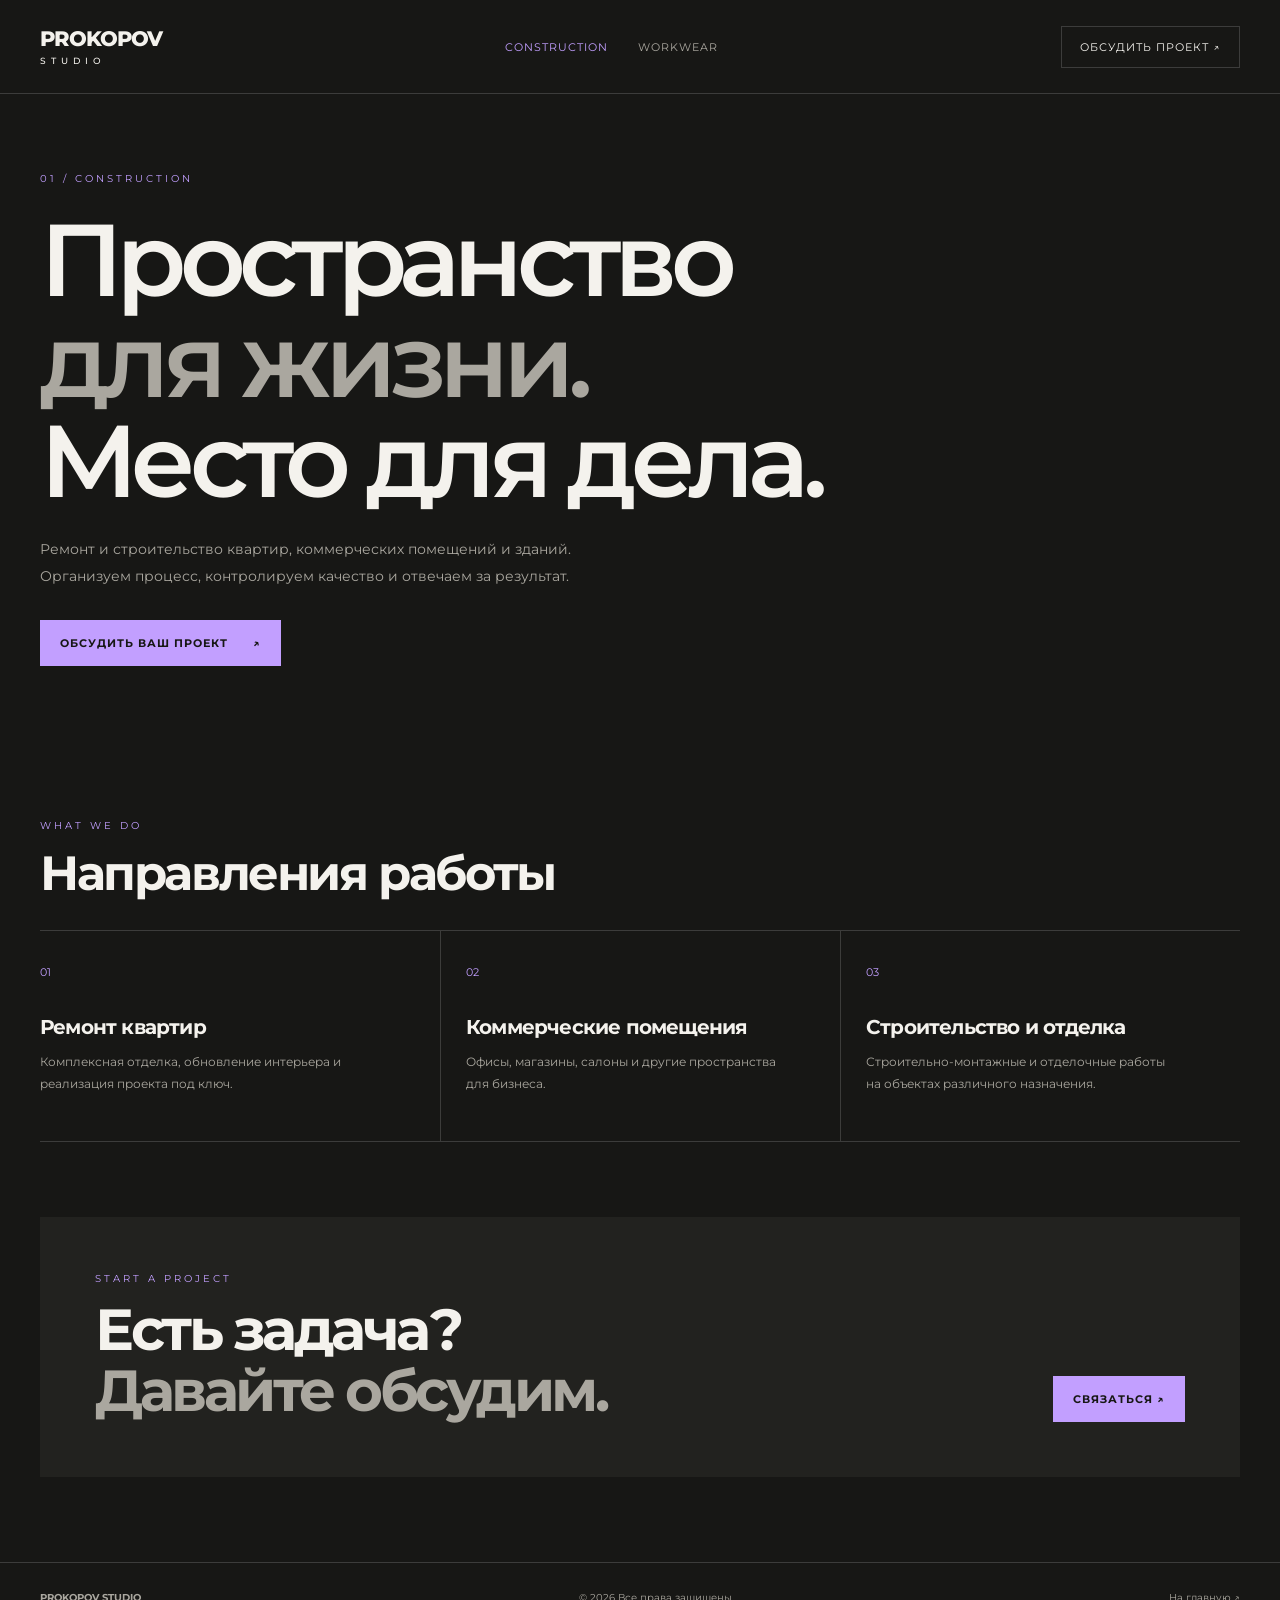
<file: static/2-construction/index.html>
<!DOCTYPE html>
<html lang="ru">
<head>
  <meta charset="UTF-8">
  <meta name="viewport" content="width=device-width, initial-scale=1.0">
  <meta name="description" content="Ремонт квартир, коммерческих помещений и зданий от PROKOPOV STUDIO.">
  <title>Строительство и ремонт — PROKOPOV STUDIO</title>
  <link rel="stylesheet" href="../css/fonts.css">
  <link rel="stylesheet" href="style.css">
</head>
<body>
  <header class="site-header"><div class="container header-inner">
    <a class="logo" href="../1-page/index.html">PROKOPOV<span>STUDIO</span></a>
    <nav class="nav"><a class="active" href="index.html">Construction</a><a href="../3-workwear/index.html">Workwear</a></nav>
    <a class="contact-link" href="mailto:@prokopovwork@mail.ru">Обсудить проект ↗</a>
  </div></header>

  <main>
    <section class="construction-hero">
      <div class="container hero-content">
        <div class="eyebrow">01 / Construction</div>
        <h1>Пространство<br><span>для жизни.</span><br>Место для дела.</h1>
        <p class="lead">Ремонт и строительство квартир, коммерческих помещений и зданий. Организуем процесс, контролируем качество и отвечаем за результат.</p>
        <a class="btn" href="mailto:info@prokopovstudio.ru">Обсудить ваш проект <span>↗</span></a>
      </div>
    </section>

    <section class="container section">
      <div class="section-heading"><div><div class="eyebrow">What we do</div><h2>Направления работы</h2></div></div>
      <div class="services">
        <article><span>01</span><h3>Ремонт квартир</h3><p>Комплексная отделка, обновление интерьера и реализация проекта под ключ.</p></article>
        <article><span>02</span><h3>Коммерческие помещения</h3><p>Офисы, магазины, салоны и другие пространства для бизнеса.</p></article>
        <article><span>03</span><h3>Строительство и отделка</h3><p>Строительно-монтажные и отделочные работы на объектах различного назначения.</p></article>
      </div>
    </section>

    <section class="container project-band">
      <div><div class="eyebrow">Start a project</div><h2>Есть задача?<br><span>Давайте обсудим.</span></h2></div>
      <a class="btn" href="mailto:info@prokopovstudio.ru">Связаться ↗</a>
    </section>
  </main>

  <footer class="site-footer"><div class="container footer-inner"><strong>PROKOPOV STUDIO</strong><span>© 2026 Все права защищены</span><a href="../1-page/index.html">На главную ↗</a></div></footer>
  <script src="script.js"></script>
</body>
</html>
</file>
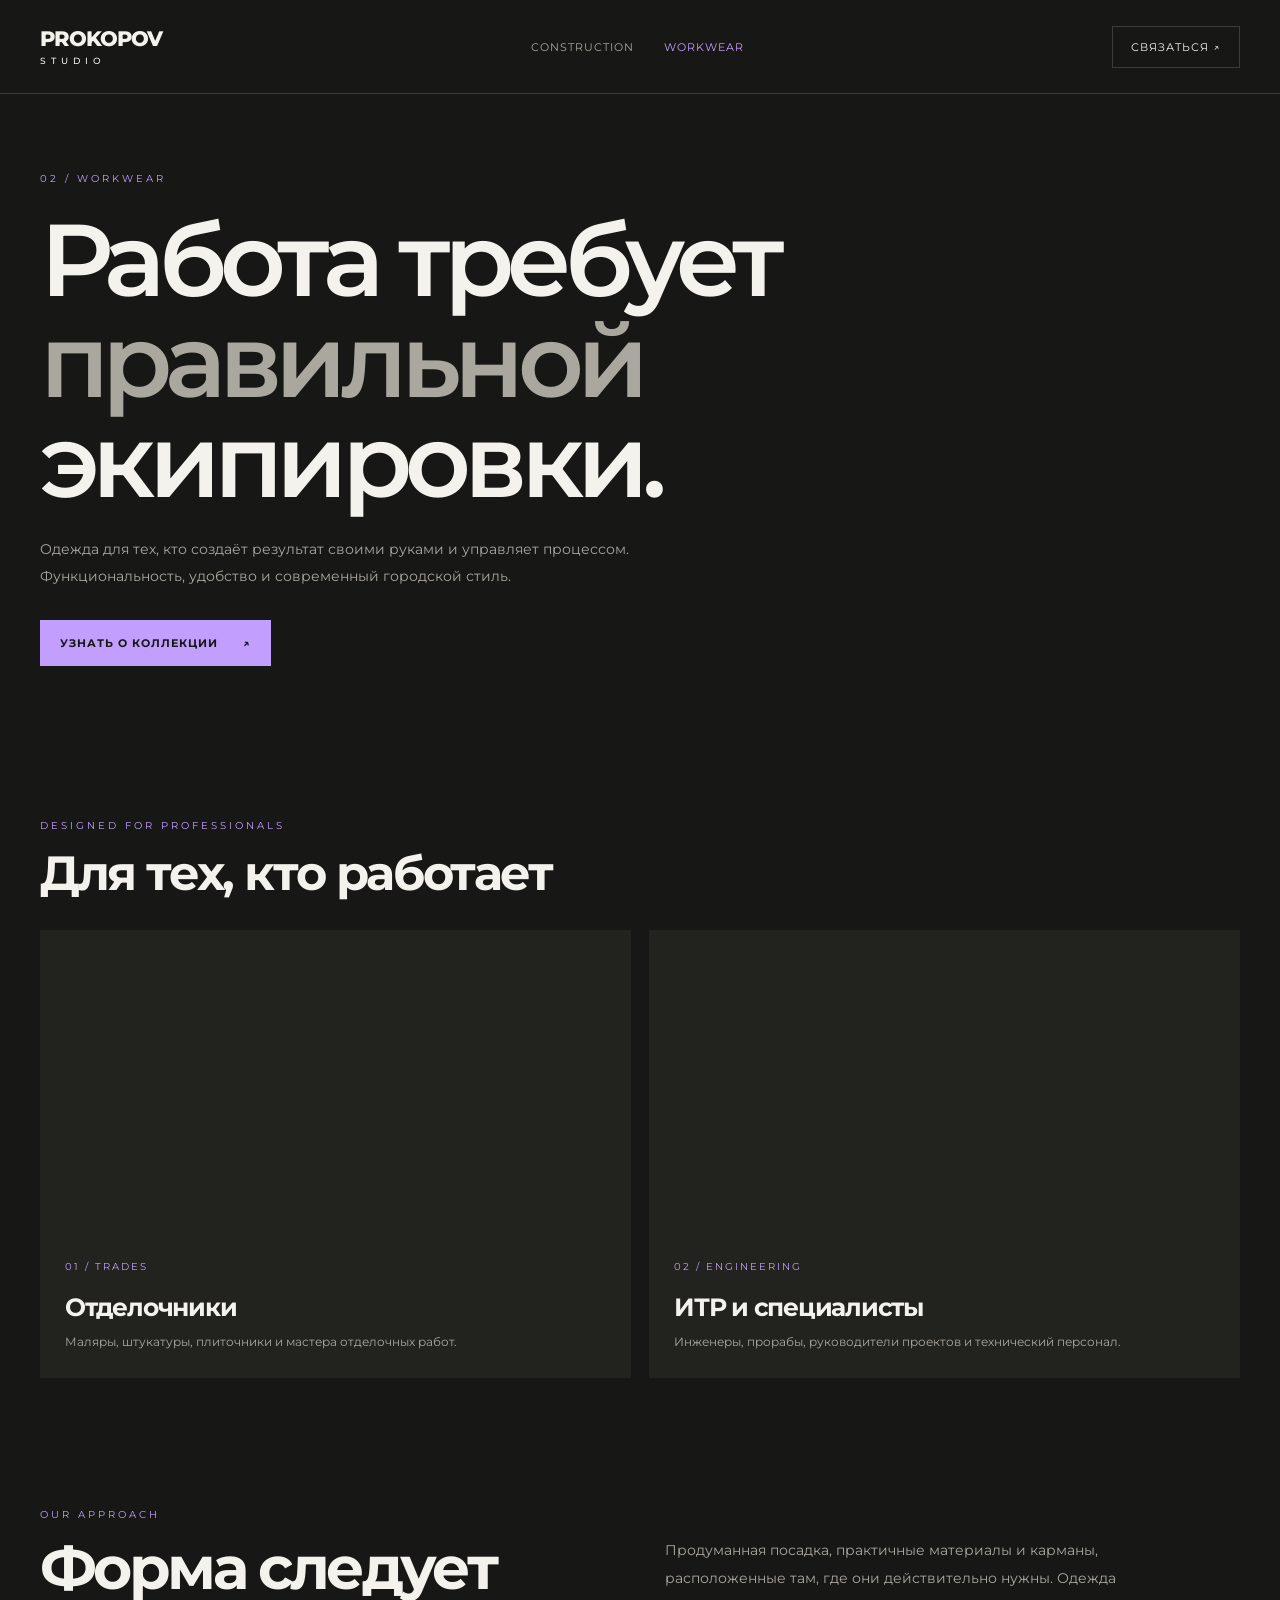
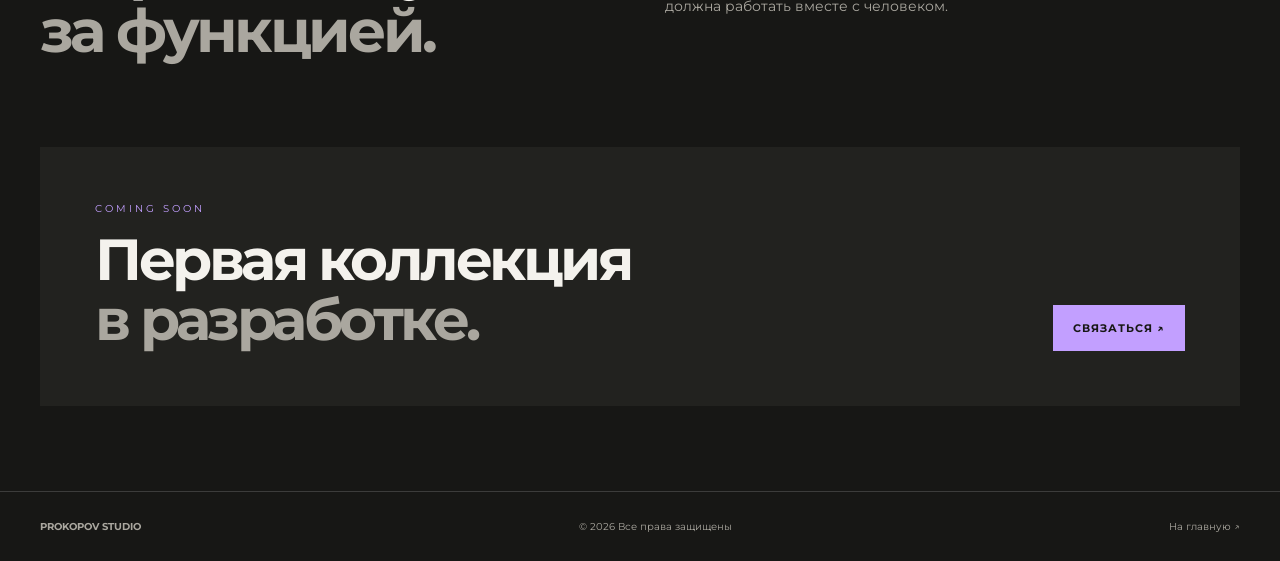
<file: static/3-workwear/index.html>
<!DOCTYPE html>
<html lang="ru">
<head>
  <meta charset="UTF-8">
  <meta name="viewport" content="width=device-width, initial-scale=1.0">
  <meta name="description" content="Рабочая одежда для отделочников, мастеров и инженерно-технических специалистов.">
  <title>Workwear — PROKOPOV STUDIO</title>
  <link rel="stylesheet" href="../css/fonts.css">
  <link rel="stylesheet" href="style.css">
</head>
<body>
  <header class="site-header"><div class="container header-inner">
    <a class="logo" href="../1-page/index.html">PROKOPOV<span>STUDIO</span></a>
    <nav class="nav"><a href="../2-construction/index.html">Construction</a><a class="active" href="index.html">Workwear</a></nav>
    <a class="contact-link" href="mailto:prokopovwork@mail.ru">Связаться ↗</a>
  </div></header>

  <main>
    <section class="workwear-hero">
      <div class="container workwear-content">
        <div class="eyebrow">02 / Workwear</div>
        <h1>Работа требует<br><span>правильной</span><br>экипировки.</h1>
        <p class="lead">Одежда для тех, кто создаёт результат своими руками и управляет процессом. Функциональность, удобство и современный городской стиль.</p>
        <a class="btn" href="mailto:info@prokopovstudio.ru">Узнать о коллекции <span>↗</span></a>
      </div>
    </section>

    <section class="container section">
      <div class="section-heading"><div><div class="eyebrow">Designed for professionals</div><h2>Для тех, кто работает</h2></div></div>
      <div class="audiences">
        <article class="audience-card"><div class="audience-image trades"></div><div class="audience-info"><span>01 / TRADES</span><h3>Отделочники</h3><p>Маляры, штукатуры, плиточники и мастера отделочных работ.</p></div></article>
        <article class="audience-card"><div class="audience-image engineers"></div><div class="audience-info"><span>02 / ENGINEERING</span><h3>ИТР и специалисты</h3><p>Инженеры, прорабы, руководители проектов и технический персонал.</p></div></article>
      </div>
    </section>

    <section class="container values">
      <div><div class="eyebrow">Our approach</div><h2>Форма следует<br><span>за функцией.</span></h2></div>
      <p>Продуманная посадка, практичные материалы и карманы, расположенные там, где они действительно нужны. Одежда должна работать вместе с человеком.</p>
    </section>

    <section class="container project-band">
      <div><div class="eyebrow">Coming soon</div><h2>Первая коллекция<br><span>в разработке.</span></h2></div>
      <a class="btn" href="mailto:info@prokopovstudio.ru">Связаться ↗</a>
    </section>
  </main>

  <footer class="site-footer"><div class="container footer-inner"><strong>PROKOPOV STUDIO</strong><span>© 2026 Все права защищены</span><a href="../1-page/index.html">На главную ↗</a></div></footer>
  <script src="script.js"></script>
</body>
</html>
</file>
<file: static/css/fonts.css>
@import url('https://fonts.googleapis.com/css2?family=Montserrat:wght@400;500;600;700;800&display=swap');

:root {
  --font-main: 'Montserrat', Arial, sans-serif;
  --bg: #171715;
  --surface: #22221f;
  --text: #f4f2ed;
  --muted: #aaa79f;
  --accent: #c29fff;
  --line: rgba(255,255,255,.16);
}
</file>
<file: static/2-construction/style.css>
* { box-sizing: border-box; }
html { scroll-behavior: smooth; }
body { margin: 0; background: var(--bg); color: var(--text); font-family: var(--font-main); }
a { color: inherit; text-decoration: none; }
img { display: block; max-width: 100%; }
.container { width: min(1440px, calc(100% - 80px)); margin: 0 auto; }
.site-header { height: 94px; border-bottom: 1px solid var(--line); display:flex; align-items:center; }
.header-inner { display:flex; align-items:center; justify-content:space-between; gap:24px; }
.logo { font-size:21px; line-height:1; font-weight:800; letter-spacing:-1px; }
.logo span { display:block; margin-top:7px; font-size:9px; font-weight:500; letter-spacing:5px; }
.nav { display:flex; gap:30px; align-items:center; font-size:11px; text-transform:uppercase; letter-spacing:1px; }
.nav a { color:var(--muted); transition:color .2s; }
.nav a:hover, .nav a.active { color:var(--accent); }
.contact-link { border:1px solid var(--line); padding:13px 18px; font-size:11px; text-transform:uppercase; letter-spacing:1px; }
.contact-link:hover { background:var(--accent); color:var(--bg); border-color:var(--accent); }
.eyebrow { color:var(--accent); font-size:10px; text-transform:uppercase; letter-spacing:3px; }
h1,h2,h3,p { margin-top:0; }
h1 { font-size:clamp(46px, 8vw, 108px); line-height:.98; letter-spacing:-.065em; font-weight:600; }
h1 span { color:var(--muted); }
.lead { max-width:620px; color:var(--muted); font-size:14px; line-height:1.9; }
.section { padding:75px 0; }
.section-heading { display:flex; justify-content:space-between; align-items:end; gap:30px; margin-bottom:28px; }
.section-heading h2 { margin:12px 0 0; font-size:clamp(28px,4vw,48px); letter-spacing:-.05em; }
.site-footer { border-top:1px solid var(--line); padding:28px 0; color:var(--muted); font-size:10px; }
.footer-inner { display:flex; justify-content:space-between; gap:20px; flex-wrap:wrap; }
.btn { display:inline-flex; align-items:center; gap:25px; padding:16px 20px; background:var(--accent); color:var(--bg); font-size:11px; font-weight:700; text-transform:uppercase; letter-spacing:1px; transition:transform .2s; }
.btn:hover { transform:translateY(-3px); }
.btn-outline { display:inline-flex; padding:15px 19px; border:1px solid var(--line); font-size:11px; text-transform:uppercase; letter-spacing:1px; }
.btn-outline:hover { border-color:var(--accent); color:var(--accent); }
@media (max-width:800px) {
  .container { width:calc(100% - 40px); }
  .site-header { height:78px; }
  .nav { display:none; }
  .contact-link { padding:11px 12px; font-size:9px; }
  .section { padding:52px 0; }
  .section-heading { display:block; }
}

.construction-hero { min-height:650px; display:flex; align-items:center; position:relative; background:linear-gradient(90deg,rgba(23,23,21,.97) 0%,rgba(23,23,21,.78) 53%,rgba(23,23,21,.18) 100%),url('https://images.unsplash.com/photo-1600607687939-ce8a6c25118c?auto=format&fit=crop&w=2000&q=85') center/cover; }
.hero-content { padding-top:70px; padding-bottom:70px; }
.hero-content h1 { margin:25px 0; }
.hero-content .lead { margin-bottom:30px; }
.services { display:grid; grid-template-columns:repeat(3,1fr); border-top:1px solid var(--line); border-bottom:1px solid var(--line); }
.services article { padding:30px 25px 35px 0; }
.services article + article { border-left:1px solid var(--line); padding-left:25px; }
.services article span { color:var(--accent); font-size:11px; }
.services h3 { margin:35px 0 12px; font-size:20px; letter-spacing:-.04em; }
.services p { color:var(--muted); font-size:12px; line-height:1.8; max-width:310px; }
.project-band { margin-bottom:85px; padding:55px; background:var(--surface); display:flex; align-items:end; justify-content:space-between; gap:30px; }
.project-band h2 { margin:15px 0 0; font-size:clamp(32px,5vw,58px); line-height:1.05; letter-spacing:-.06em; }
.project-band h2 span { color:var(--muted); }
@media(max-width:800px) { .construction-hero{min-height:620px;background-position:60% center;} .services{grid-template-columns:1fr;} .services article,.services article+article{padding:25px 0;border-left:0;border-bottom:1px solid var(--line);} .services h3{margin:15px 0 10px;} .project-band{margin-bottom:50px;padding:28px;display:block;} .project-band .btn{margin-top:25px;} }
</file>
<file: static/3-workwear/style.css>
* { box-sizing: border-box; }
html { scroll-behavior: smooth; }
body { margin: 0; background: var(--bg); color: var(--text); font-family: var(--font-main); }
a { color: inherit; text-decoration: none; }
img { display: block; max-width: 100%; }
.container { width: min(1440px, calc(100% - 80px)); margin: 0 auto; }
.site-header { height: 94px; border-bottom: 1px solid var(--line); display:flex; align-items:center; }
.header-inner { display:flex; align-items:center; justify-content:space-between; gap:24px; }
.logo { font-size:21px; line-height:1; font-weight:800; letter-spacing:-1px; }
.logo span { display:block; margin-top:7px; font-size:9px; font-weight:500; letter-spacing:5px; }
.nav { display:flex; gap:30px; align-items:center; font-size:11px; text-transform:uppercase; letter-spacing:1px; }
.nav a { color:var(--muted); transition:color .2s; }
.nav a:hover, .nav a.active { color:var(--accent); }
.contact-link { border:1px solid var(--line); padding:13px 18px; font-size:11px; text-transform:uppercase; letter-spacing:1px; }
.contact-link:hover { background:var(--accent); color:var(--bg); border-color:var(--accent); }
.eyebrow { color:var(--accent); font-size:10px; text-transform:uppercase; letter-spacing:3px; }
h1,h2,h3,p { margin-top:0; }
h1 { font-size:clamp(46px, 8vw, 108px); line-height:.98; letter-spacing:-.065em; font-weight:600; }
h1 span { color:var(--muted); }
.lead { max-width:620px; color:var(--muted); font-size:14px; line-height:1.9; }
.section { padding:75px 0; }
.section-heading { display:flex; justify-content:space-between; align-items:end; gap:30px; margin-bottom:28px; }
.section-heading h2 { margin:12px 0 0; font-size:clamp(28px,4vw,48px); letter-spacing:-.05em; }
.site-footer { border-top:1px solid var(--line); padding:28px 0; color:var(--muted); font-size:10px; }
.footer-inner { display:flex; justify-content:space-between; gap:20px; flex-wrap:wrap; }
.btn { display:inline-flex; align-items:center; gap:25px; padding:16px 20px; background:var(--accent); color:var(--bg); font-size:11px; font-weight:700; text-transform:uppercase; letter-spacing:1px; transition:transform .2s; }
.btn:hover { transform:translateY(-3px); }
.btn-outline { display:inline-flex; padding:15px 19px; border:1px solid var(--line); font-size:11px; text-transform:uppercase; letter-spacing:1px; }
.btn-outline:hover { border-color:var(--accent); color:var(--accent); }
@media (max-width:800px) {
  .container { width:calc(100% - 40px); }
  .site-header { height:78px; }
  .nav { display:none; }
  .contact-link { padding:11px 12px; font-size:9px; }
  .section { padding:52px 0; }
  .section-heading { display:block; }
}

.workwear-hero { min-height:650px; display:flex; align-items:center; background:linear-gradient(90deg,rgba(23,23,21,.97) 0%,rgba(23,23,21,.72) 55%,rgba(23,23,21,.12) 100%),url('https://images.unsplash.com/photo-1521737711867-e3b97375f902?auto=format&fit=crop&w=2000&q=85') center/cover; }
.workwear-content { padding-top:70px; padding-bottom:70px; }
.workwear-content h1 { margin:25px 0; }
.workwear-content .lead { margin-bottom:30px; }
.audiences { display:grid; grid-template-columns:1fr 1fr; gap:18px; }
.audience-card { background:var(--surface); }
.audience-image { height:300px; background-size:cover; background-position:center; }
.audience-image.trades { background-image:url('https://images.unsplash.com/photo-1504307651254-35680f356dfd?auto=format&fit=crop&w=1200&q=85'); }
.audience-image.engineers { background-image:url('https://images.unsplash.com/photo-1503387762-592deb58ef4e?auto=format&fit=crop&w=1200&q=85'); }
.audience-info { padding:25px; }
.audience-info span { color:var(--accent); font-size:10px; letter-spacing:2px; }
.audience-info h3 { margin:18px 0 9px; font-size:25px; letter-spacing:-.05em; }
.audience-info p { color:var(--muted); font-size:12px; line-height:1.8; margin:0; }
.values { display:grid; grid-template-columns:1fr 1fr; gap:50px; align-items:center; padding:55px 0 85px; }
.values h2 { margin:15px 0 0; font-size:clamp(34px,5vw,60px); line-height:1.05; letter-spacing:-.06em; }
.values h2 span { color:var(--muted); }
.values > p { max-width:470px; color:var(--muted); font-size:14px; line-height:2; }
.project-band { margin-bottom:85px; padding:55px; background:var(--surface); display:flex; align-items:end; justify-content:space-between; gap:30px; }
.project-band h2 { margin:15px 0 0; font-size:clamp(32px,5vw,58px); line-height:1.05; letter-spacing:-.06em; }
.project-band h2 span { color:var(--muted); }
@media(max-width:800px) { .workwear-hero{min-height:620px;background-position:60% center;} .audiences{grid-template-columns:1fr;} .audience-image{height:240px;} .values{grid-template-columns:1fr;gap:20px;padding:40px 0 55px;} .project-band{margin-bottom:50px;padding:28px;display:block;} .project-band .btn{margin-top:25px;} }
</file>
